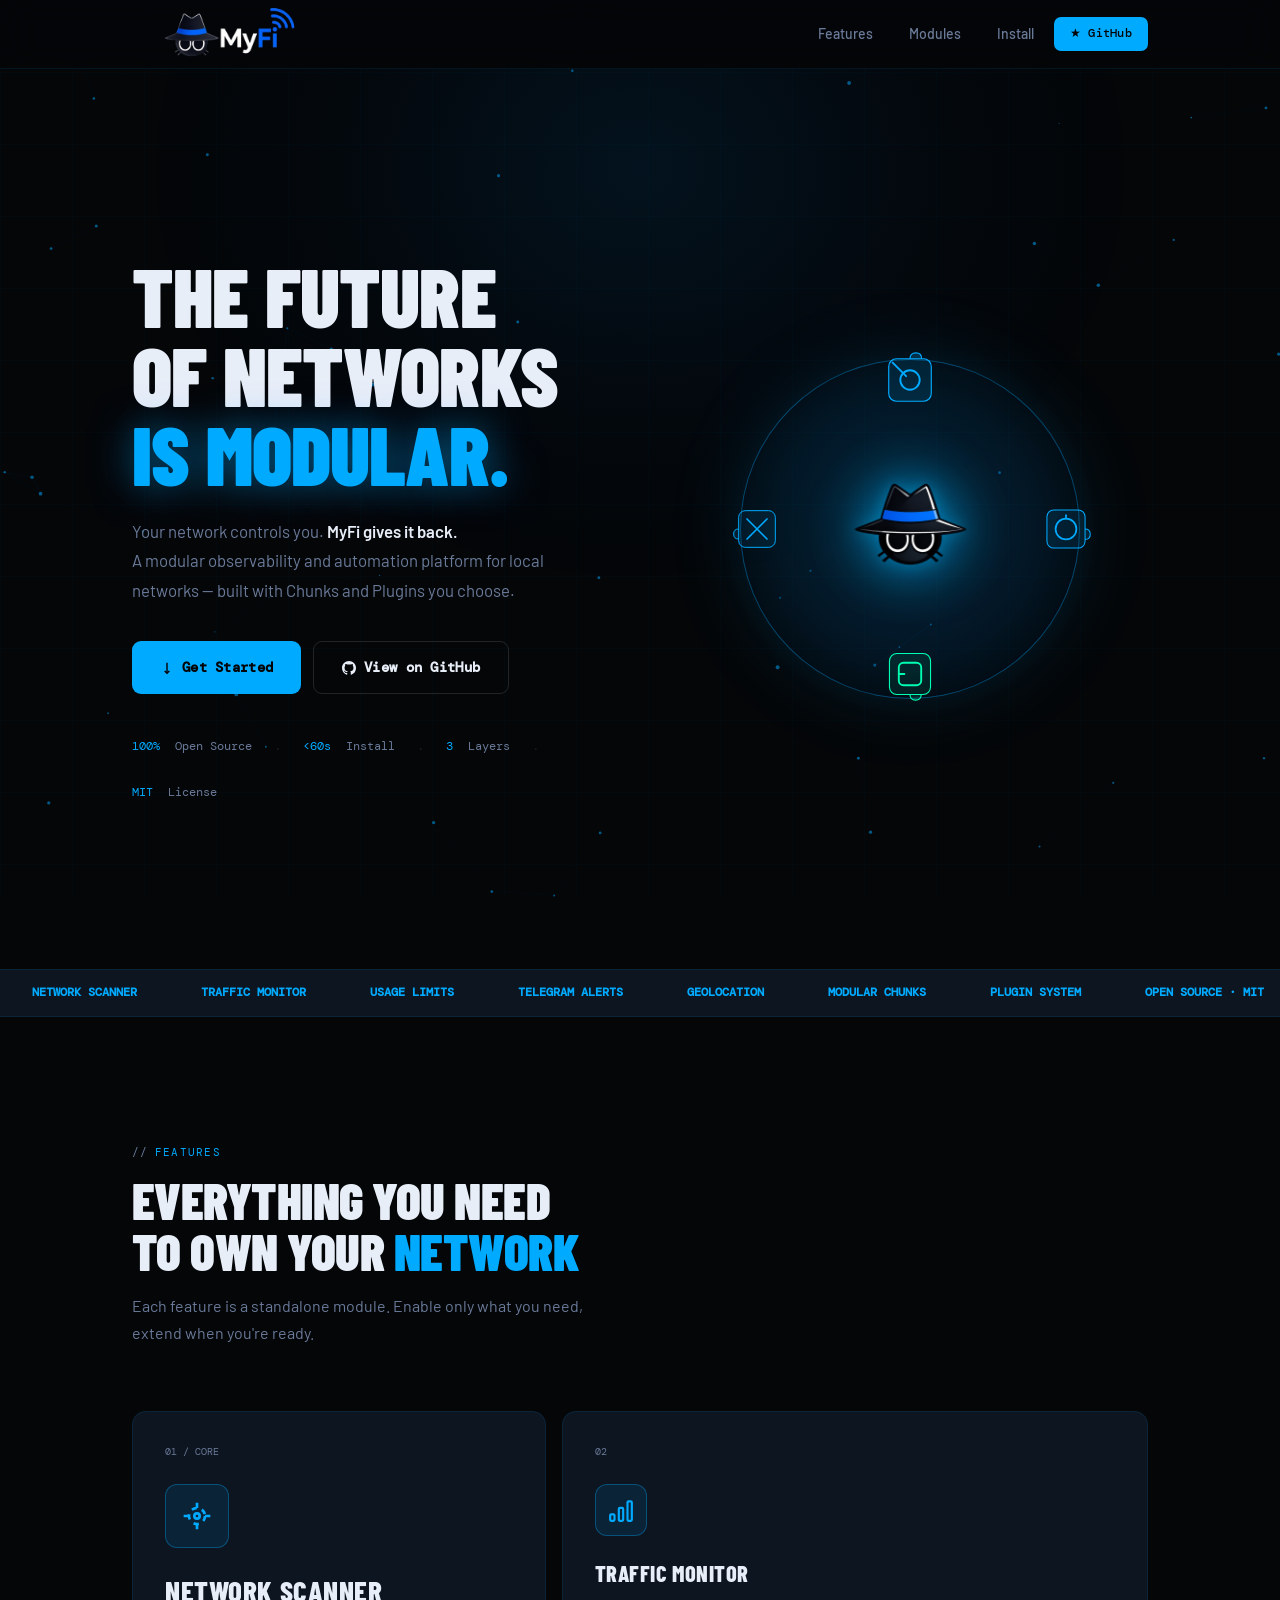
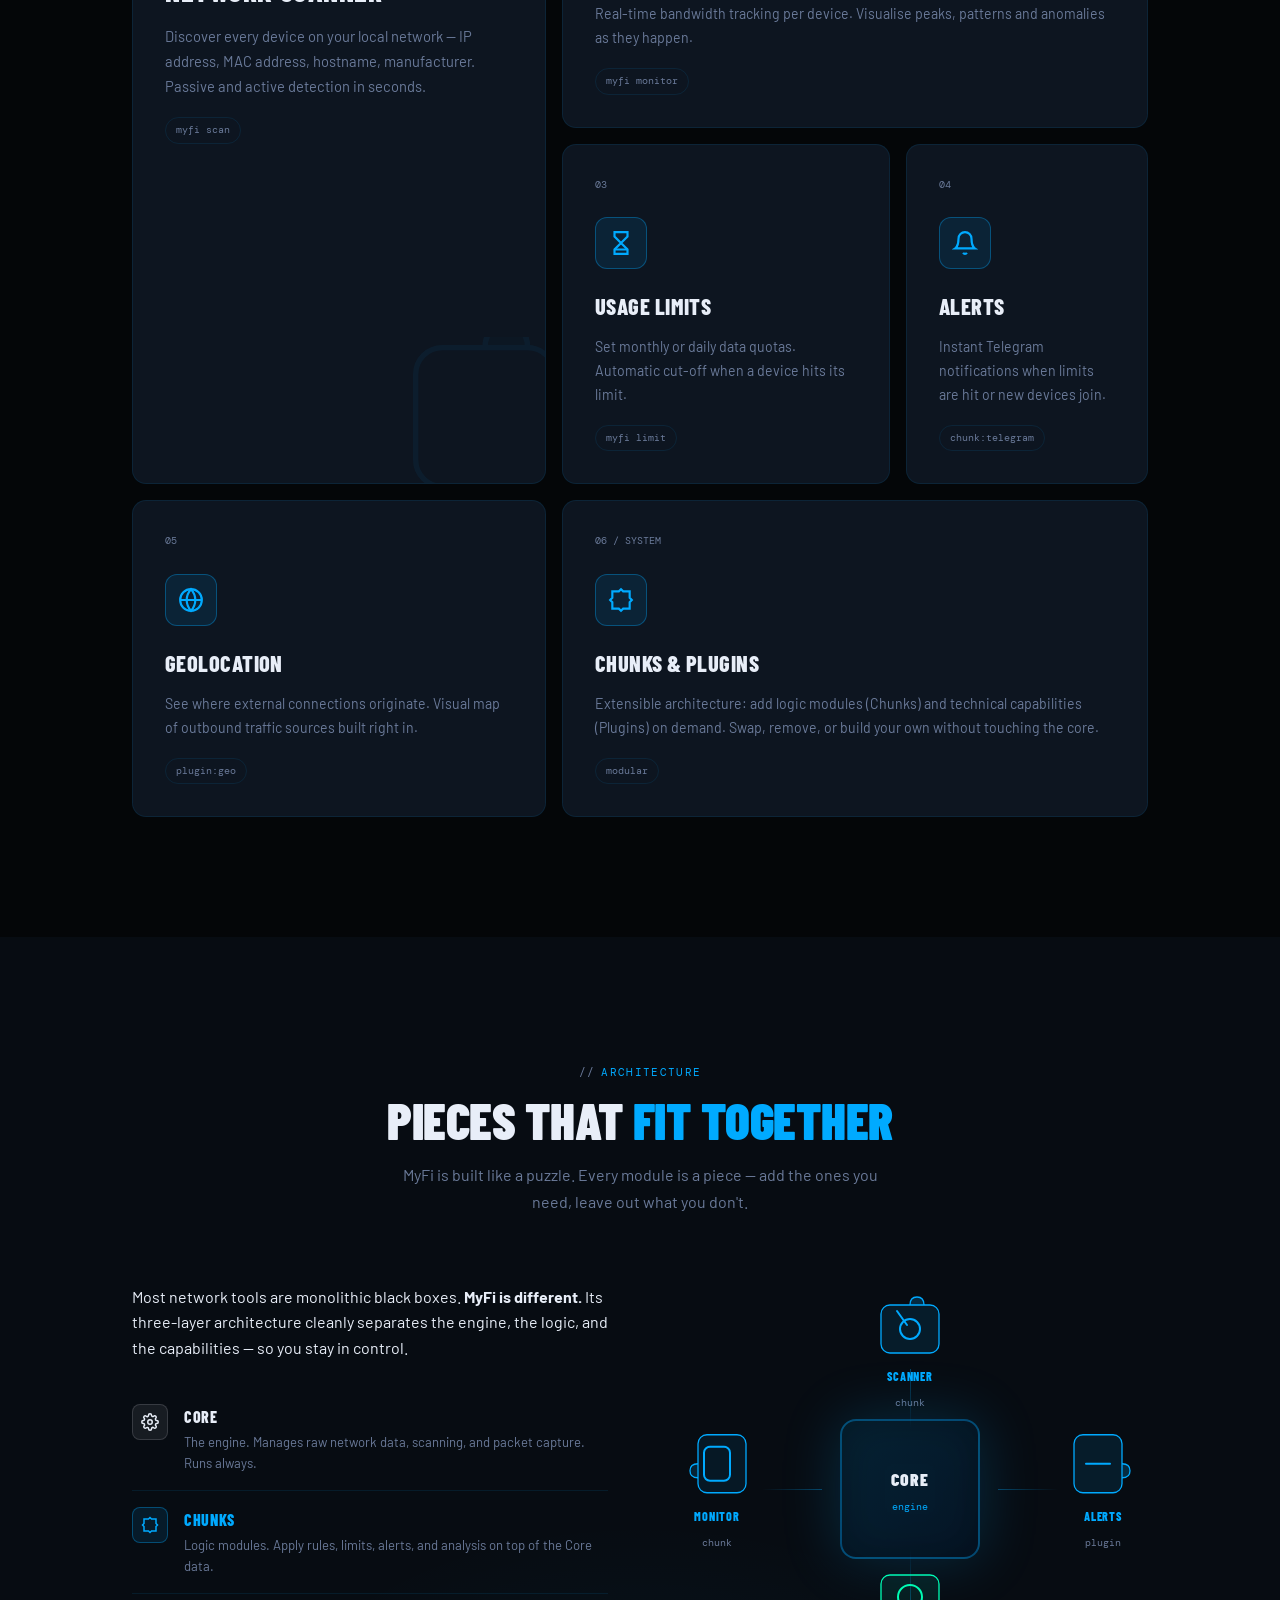
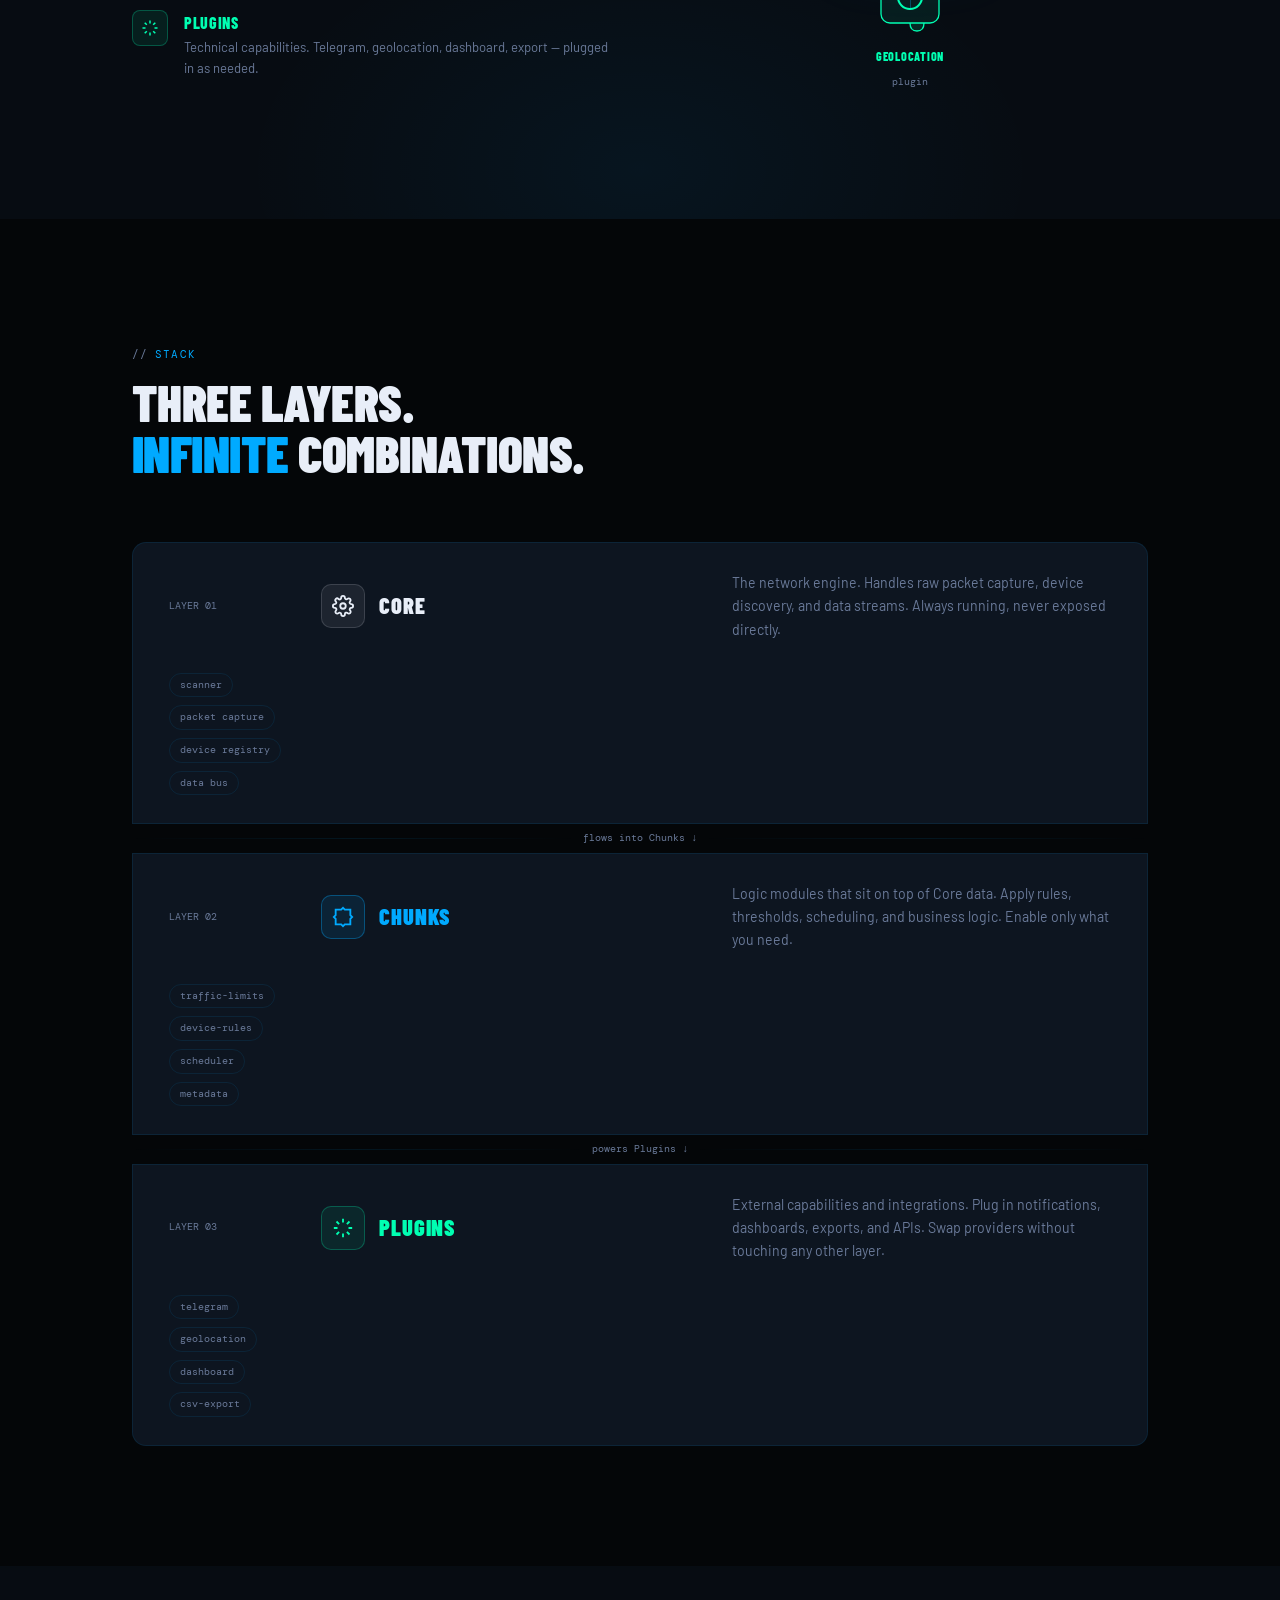
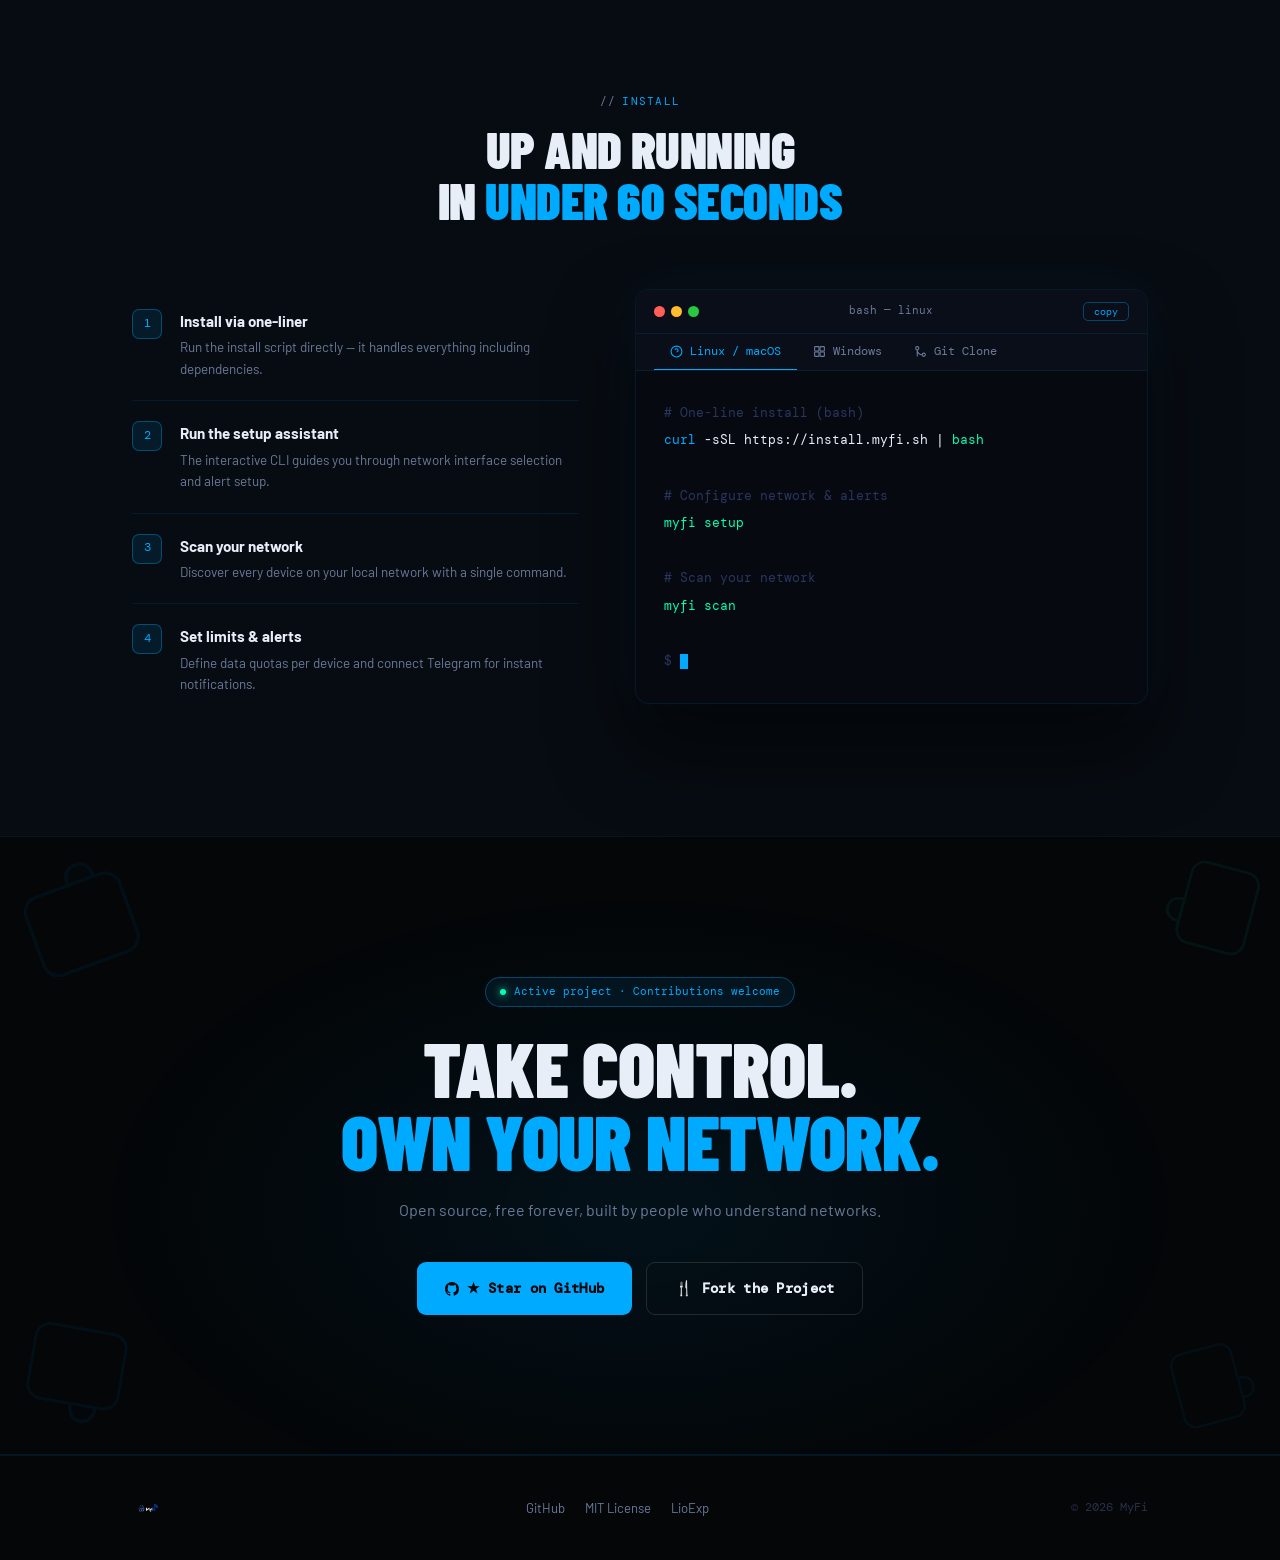
<file: docs/index.html>
<!DOCTYPE html>
<html lang="en">
<head>
<meta charset="UTF-8">
<meta name="viewport" content="width=device-width, initial-scale=1.0">
<title>MyFi — The Future of Networks is Modular</title>
<link rel="icon" href="assets/logo1.png" type="image/png">
<link rel="preconnect" href="https://fonts.googleapis.com">
<link href="https://fonts.googleapis.com/css2?family=Barlow+Condensed:wght@400;600;700;800;900&family=DM+Mono:wght@400;500&family=Barlow:wght@400;500;600&display=swap" rel="stylesheet">
<style>
:root {
  --bg: #040608;
  --bg2: #070c12;
  --panel: #0d1520;
  --panel2: #101a28;
  --cyan: #00AAFF;
  --cyan2: #00D4FF;
  --cyan-dim: rgba(0,170,255,0.1);
  --cyan-glow: rgba(0,170,255,0.4);
  --green: #00FFB2;
  --green-dim: rgba(0,255,178,0.08);
  --text: #E8EEF8;
  --muted: #6A7A99;
  --border: rgba(0,170,255,0.1);
  --border-bright: rgba(0,170,255,0.35);
  --r: 14px;
  --fh: 'Barlow Condensed', sans-serif;
  --fb: 'Barlow', sans-serif;
  --fm: 'DM Mono', monospace;
}

*, *::before, *::after { margin:0; padding:0; box-sizing:border-box; }
html { scroll-behavior: smooth; }

body {
  background: var(--bg);
  color: var(--text);
  font-family: var(--fb);
  line-height: 1.6;
  overflow-x: hidden;
}

#particles {
  position: fixed; inset: 0; z-index: 0;
  pointer-events: none;
}

.grid-overlay {
  position: fixed; inset: 0; z-index: 0;
  background-image:
    linear-gradient(rgba(0,170,255,0.025) 1px, transparent 1px),
    linear-gradient(90deg, rgba(0,170,255,0.025) 1px, transparent 1px);
  background-size: 72px 72px;
  pointer-events: none;
}

.container { max-width: 1080px; margin: 0 auto; padding: 0 32px; position: relative; z-index: 1; }

/* ── NAV ── */
nav {
  position: sticky; top: 0; z-index: 300;
  background: rgba(4,6,8,0.9);
  backdrop-filter: blur(24px) saturate(200%);
  border-bottom: 1px solid var(--border);
}
.nav-inner {
  display: flex; align-items: center; justify-content: space-between;
  height: 68px;
}
.logo { display: flex; align-items: center; gap: 12px; text-decoration: none; }
.logo-mark {
  display: flex; align-items: center; justify-content: center;
}
.logo-mark img {
  width: 200px; height: auto;
  object-fit: contain;
}
.logo-text { font-family: var(--fh); font-size: 1.5rem; font-weight: 900; letter-spacing: 0.02em; color: var(--text); }
.logo-text span { color: var(--cyan); }
.nav-links { display: flex; align-items: center; gap: 4px; }
.nav-links a {
  color: var(--muted); text-decoration: none; font-size: 0.88rem; font-weight: 500;
  padding: 7px 16px; border-radius: 7px;
  transition: color .2s, background .2s;
}
.nav-links a:hover { color: var(--text); background: rgba(255,255,255,0.04); }
.nav-cta {
  background: var(--cyan) !important; color: #020406 !important;
  font-family: var(--fm) !important; font-size: 0.78rem !important; font-weight: 500 !important;
  letter-spacing: 0.04em;
}
.nav-cta:hover { background: var(--cyan2) !important; box-shadow: 0 0 24px var(--cyan-glow) !important; }

/* ═══════ HERO ═══════ */
.hero {
  min-height: 100vh; display: flex; align-items: center;
  padding: 80px 0 60px; position: relative; overflow: hidden;
}
.hero-radial {
  position: absolute; top: -20%; left: 50%; transform: translateX(-50%);
  width: 1000px; height: 700px;
  background: radial-gradient(ellipse at 50% 40%, rgba(0,150,255,0.09) 0%, rgba(0,85,170,0.04) 40%, transparent 70%);
  pointer-events: none;
}
.hero-grid { display: grid; grid-template-columns: 1fr 1fr; gap: 64px; align-items: center; }

.hero-eyebrow {
  display: inline-flex; align-items: center; gap: 8px;
  background: rgba(0,170,255,0.08); border: 1px solid var(--border-bright);
  border-radius: 100px; padding: 5px 14px;
  font-family: var(--fm); font-size: 0.7rem; color: var(--cyan);
  margin-bottom: 28px;
  animation: fadeInDown .6s ease both;
}
.pulse-dot {
  width: 6px; height: 6px; border-radius: 50%;
  background: var(--green); box-shadow: 0 0 8px var(--green);
  animation: pulse 2s infinite;
}
@keyframes pulse { 0%,100%{opacity:1}50%{opacity:.3} }

.hero h1 {
  font-family: var(--fh); font-size: clamp(3.5rem, 6.5vw, 5.5rem);
  font-weight: 900; line-height: 0.95; letter-spacing: -0.01em;
  text-transform: uppercase; margin-bottom: 24px;
  animation: fadeInDown .6s .1s ease both;
}
.hero h1 .w1, .hero h1 .w2 { display: block; color: var(--text); }
.hero h1 .w3 { display: block; color: var(--cyan); text-shadow: 0 0 40px rgba(0,170,255,0.5); }

.hero-desc {
  font-size: 1.05rem; color: var(--muted); max-width: 440px;
  line-height: 1.75; margin-bottom: 36px;
  animation: fadeInDown .6s .2s ease both;
}
.hero-desc strong { color: var(--text); font-weight: 600; }

.hero-btns { display: flex; gap: 12px; flex-wrap: wrap; animation: fadeInDown .6s .3s ease both; }

.btn {
  display: inline-flex; align-items: center; gap: 8px;
  padding: 14px 28px; border-radius: 9px;
  text-decoration: none; font-weight: 600; font-size: 0.9rem;
  font-family: var(--fm); letter-spacing: 0.02em;
  transition: all .22s; cursor: pointer; border: none;
}
.btn-primary { background: var(--cyan); color: #020406; }
.btn-primary:hover { background: var(--cyan2); transform: translateY(-2px); box-shadow: 0 10px 36px var(--cyan-glow); }
.btn-outline { background: transparent; color: var(--text); border: 1px solid rgba(255,255,255,0.12); }
.btn-outline:hover { border-color: var(--border-bright); background: rgba(0,170,255,0.06); transform: translateY(-2px); }

.hero-metrics {
  display: flex; gap: 24px; margin-top: 40px; flex-wrap: wrap;
  animation: fadeInDown .6s .4s ease both;
}
.hm { display: flex; align-items: center; gap: 8px; font-family: var(--fm); font-size: 0.72rem; color: var(--muted); }
.hm-val { color: var(--cyan); }
.hm-sep { color: rgba(255,255,255,0.1); }

/* ── HERO RIGHT — Real mascot ── */
.hero-right {
  position: relative; display: flex; align-items: center; justify-content: center;
  animation: fadeInUp .8s .3s ease both;
}
.mascot-ring { position: relative; width: 340px; height: 340px; }
.mascot-glow {
  position: absolute; inset: -40px;
  background: radial-gradient(circle, rgba(0,170,255,0.18) 0%, transparent 65%);
  border-radius: 50%; animation: breathe 4s ease-in-out infinite;
}
@keyframes breathe { 0%,100%{transform:scale(1);opacity:.6}50%{transform:scale(1.1);opacity:1} }
.mascot-circle {
  width: 340px; height: 340px; border-radius: 50%;
  background: linear-gradient(145deg, rgba(0,170,255,0.07), rgba(0,50,100,0.18));
  border: 1px solid var(--border-bright);
  display: flex; align-items: center; justify-content: center;
  position: relative;
  box-shadow: 0 0 80px rgba(0,170,255,0.12), inset 0 0 60px rgba(0,0,0,0.4);
}

/* ── Real mascot image ── */
.mascot-img {
  width: 230px; height: 230px;
  object-fit: contain;
  /* Preserve the cyan glow aesthetic from the brand */
  filter: drop-shadow(0 0 28px rgba(0,170,255,0.7)) drop-shadow(0 0 8px rgba(0,200,255,0.4));
  position: relative; z-index: 2;
}

/* Orbiting puzzle pieces */
.orbit-piece { position: absolute; animation: orbit linear infinite; }
.op1 { width: 58px; top: -8px; left: 50%; margin-left: -29px; animation-duration: 18s; transform-origin: 29px 178px; }
.op2 { width: 52px; top: 50%; right: -12px; margin-top: -26px; animation-duration: 22s; animation-delay: -6s; transform-origin: -158px 26px; }
.op3 { width: 56px; bottom: -10px; left: 50%; margin-left: -28px; animation-duration: 20s; animation-delay: -12s; transform-origin: 28px -160px; }
.op4 { width: 50px; top: 50%; left: -8px; margin-top: -25px; animation-duration: 24s; animation-delay: -4s; transform-origin: 183px 25px; }
@keyframes orbit { from{transform:rotate(0deg)}to{transform:rotate(360deg)} }

/* ═══════ TICKER ═══════ */
.ticker {
  background: var(--panel); border-top: 1px solid var(--border); border-bottom: 1px solid var(--border);
  padding: 14px 0; overflow: hidden; position: relative; z-index: 1;
}
.ticker-inner { display: flex; white-space: nowrap; animation: tickerMove 30s linear infinite; }
.ticker-item { display: inline-flex; align-items: center; gap: 10px; font-family: var(--fm); font-size: 0.72rem; color: var(--muted); padding: 0 32px; }
.ticker-item strong { color: var(--cyan); }
.ticker-dot { width: 4px; height: 4px; background: var(--border-bright); border-radius: 50%; }
@keyframes tickerMove { from{transform:translateX(0)}to{transform:translateX(-50%)} }

/* ═══════ SECTION COMMON ═══════ */
.section-tag { display: inline-flex; align-items: center; gap: 6px; font-family: var(--fm); font-size: 0.68rem; color: var(--cyan); text-transform: uppercase; letter-spacing: 0.12em; margin-bottom: 12px; }
.section-tag::before { content:'//'; color: var(--muted); }
.section-title { font-family: var(--fh); font-size: clamp(2.4rem,4vw,3.6rem); font-weight: 900; text-transform: uppercase; letter-spacing: -0.01em; line-height: 1; color: var(--text); margin-bottom: 16px; }
.section-title em { color: var(--cyan); font-style: normal; }
.section-sub { color: var(--muted); font-size: 1rem; max-width: 480px; line-height: 1.7; }

/* ═══════ FEATURES BENTO ═══════ */
.features { padding: 120px 0; }
.section-header { margin-bottom: 64px; }
.bento { display: grid; grid-template-columns: repeat(12, 1fr); gap: 16px; }
.bento-card {
  background: var(--panel); border: 1px solid var(--border); border-radius: var(--r);
  padding: 32px; position: relative; overflow: hidden;
  transition: border-color .3s, transform .3s, box-shadow .3s;
}
.bento-card::after { content:''; position: absolute; inset:0; background: linear-gradient(135deg, rgba(0,170,255,0.04), transparent); opacity:0; transition: opacity .3s; }
.bento-card:hover { border-color: var(--border-bright); transform: translateY(-3px); box-shadow: 0 20px 60px rgba(0,0,0,0.4), 0 0 40px rgba(0,170,255,0.05); }
.bento-card:hover::after { opacity:1; }
.bc-1 { grid-column: span 5; grid-row: span 2; }
.bc-2 { grid-column: span 7; }
.bc-3 { grid-column: span 4; }
.bc-4 { grid-column: span 3; }
.bc-5 { grid-column: span 5; }
.bc-6 { grid-column: span 7; }
.bento-num { font-family: var(--fm); font-size: 0.65rem; color: var(--muted); margin-bottom: 24px; display: block; }
.bento-icon { width: 52px; height: 52px; border-radius: 12px; background: var(--cyan-dim); border: 1px solid var(--border-bright); display: flex; align-items: center; justify-content: center; margin-bottom: 20px; color: var(--cyan); }
.bento-icon svg { width: 26px; height: 26px; }
.bento-card h3 { font-family: var(--fh); font-size: 1.4rem; font-weight: 800; text-transform: uppercase; letter-spacing: 0.02em; color: var(--text); margin-bottom: 10px; }
.bento-card p { font-size: 0.88rem; color: var(--muted); line-height: 1.7; }
.bento-tag { display: inline-block; margin-top: 18px; font-family: var(--fm); font-size: 0.65rem; padding: 4px 10px; border-radius: 100px; border: 1px solid var(--border); color: var(--muted); }
.bc-1 .bento-icon { width: 64px; height: 64px; }
.bc-1 .bento-icon svg { width: 32px; height: 32px; }
.bc-1 h3 { font-size: 1.8rem; }
.bc-1 p { font-size: 0.92rem; }
.bento-puzzle-bg { position: absolute; right: -20px; bottom: -20px; opacity: 0.06; pointer-events: none; }

/* ═══════ MODULES / PUZZLE ═══════ */
.modules { padding: 120px 0; background: var(--bg2); position: relative; overflow: hidden; }
.modules-bg-glow { position: absolute; bottom: -200px; left: 50%; transform: translateX(-50%); width: 800px; height: 500px; background: radial-gradient(ellipse, rgba(0,170,255,0.06), transparent 70%); pointer-events: none; }
.modules-grid { display: grid; grid-template-columns: 1fr 1fr; gap: 64px; align-items: center; margin-top: 64px; }
.mod-item { display: flex; align-items: flex-start; gap: 16px; padding: 16px 0; border-bottom: 1px solid var(--border); }
.mod-item:last-child { border-bottom: none; }
.mod-icon { width: 36px; height: 36px; border-radius: 8px; flex-shrink: 0; display: flex; align-items: center; justify-content: center; }
.mod-icon svg { width: 18px; height: 18px; }
.mod-icon.core { background: rgba(238,240,248,0.07); border: 1px solid rgba(238,240,248,0.15); color: var(--text); }
.mod-icon.chunk { background: var(--cyan-dim); border: 1px solid var(--border-bright); color: var(--cyan); }
.mod-icon.plugin { background: var(--green-dim); border: 1px solid rgba(0,255,178,0.25); color: var(--green); }
.mod-name { font-family: var(--fh); font-size: 1rem; font-weight: 800; text-transform: uppercase; letter-spacing: 0.04em; margin-bottom: 2px; }
.mod-name.core { color: var(--text); }
.mod-name.chunk { color: var(--cyan); }
.mod-name.plugin { color: var(--green); }
.mod-desc { font-size: 0.82rem; color: var(--muted); }
.modules-text p { color: var(--muted); font-size: 0.95rem; line-height: 1.8; margin-bottom: 16px; }

/* PUZZLE VISUAL */
.puzzle-visual { position: relative; display: flex; align-items: center; justify-content: center; height: 420px; }
.puzzle-center { position: relative; z-index: 10; }
.pz-core { width: 140px; height: 140px; background: linear-gradient(135deg, rgba(0,170,255,0.15), rgba(0,50,100,0.25)); border: 2px solid var(--border-bright); border-radius: 16px; display: flex; flex-direction: column; align-items: center; justify-content: center; gap: 6px; box-shadow: 0 0 60px rgba(0,170,255,0.2), inset 0 0 40px rgba(0,0,0,0.3); }
.pz-core-label { font-family: var(--fh); font-size: 1.1rem; font-weight: 900; text-transform: uppercase; letter-spacing: 0.06em; color: var(--text); }
.pz-core-sub { font-family: var(--fm); font-size: 0.6rem; color: var(--cyan); }

/* Real logo inside puzzle core */
.pz-core-img {
  width: 48px; height: 48px; object-fit: contain;
  filter: drop-shadow(0 0 10px rgba(0,170,255,0.6));
}

.pz-piece { position: absolute; display: flex; flex-direction: column; align-items: center; gap: 8px; text-align: center; }
.pz-piece-label { font-family: var(--fh); font-size: 0.75rem; font-weight: 800; text-transform: uppercase; letter-spacing: 0.06em; white-space: nowrap; }
.pz-piece-sub { font-family: var(--fm); font-size: 0.6rem; color: var(--muted); }
.pz-top    { top: 10px; left: 50%; transform: translateX(-50%); }
.pz-right  { right: 10px; top: 50%; transform: translateY(-50%); }
.pz-bottom { bottom: 10px; left: 50%; transform: translateX(-50%); }
.pz-left   { left: 10px; top: 50%; transform: translateY(-50%); }
.pz-line { position: absolute; background: linear-gradient(var(--border-bright), transparent); width: 1px; pointer-events: none; }
.pz-line-top    { height: 60px; top: 90px; left: 50%; }
.pz-line-bottom { height: 60px; bottom: 90px; left: 50%; transform: scaleY(-1); }
.pz-line-left   { width: 60px; height: 1px; top: 50%; left: 90px; background: linear-gradient(90deg, transparent, var(--border-bright)); }
.pz-line-right  { width: 60px; height: 1px; top: 50%; right: 90px; background: linear-gradient(270deg, transparent, var(--border-bright)); }

/* ═══════ ARCH ═══════ */
.arch { padding: 120px 0; }
.arch-layers { margin-top: 64px; display: flex; flex-direction: column; }
.arch-layer { display: grid; grid-template-columns: 120px 1fr 1fr; gap: 32px; align-items: center; padding: 28px 36px; border: 1px solid var(--border); position: relative; background: var(--panel); transition: border-color .3s, background .3s; cursor: default; }
.arch-layer:first-child { border-radius: var(--r) var(--r) 0 0; }
.arch-layer:last-child  { border-radius: 0 0 var(--r) var(--r); }
.arch-layer + .arch-layer { border-top: none; }
.arch-layer:hover { border-color: var(--border-bright); background: var(--panel2); }
.arch-layer-num { font-family: var(--fm); font-size: 0.65rem; color: var(--muted); }
.arch-layer-head { display: flex; align-items: center; gap: 14px; }
.arch-layer-ico { width: 44px; height: 44px; border-radius: 10px; flex-shrink: 0; display: flex; align-items: center; justify-content: center; }
.arch-layer-ico svg { width: 22px; height: 22px; }
.al-core .arch-layer-ico { background: rgba(238,240,248,0.07); border: 1px solid rgba(238,240,248,0.15); color: var(--text); }
.al-chunk .arch-layer-ico { background: var(--cyan-dim); border: 1px solid var(--border-bright); color: var(--cyan); }
.al-plugin .arch-layer-ico { background: var(--green-dim); border: 1px solid rgba(0,255,178,0.25); color: var(--green); }
.arch-layer-name { font-family: var(--fh); font-size: 1.4rem; font-weight: 900; text-transform: uppercase; letter-spacing: 0.04em; }
.al-core .arch-layer-name { color: var(--text); }
.al-chunk .arch-layer-name { color: var(--cyan); }
.al-plugin .arch-layer-name { color: var(--green); }
.arch-layer-desc { font-size: 0.88rem; color: var(--muted); line-height: 1.65; }
.arch-tags { display: flex; gap: 8px; flex-wrap: wrap; }
.arch-tag { font-family: var(--fm); font-size: 0.65rem; padding: 3px 10px; border-radius: 100px; border: 1px solid var(--border); color: var(--muted); transition: border-color .2s, color .2s; }
.al-core:hover  .arch-tag { border-color: rgba(238,240,248,0.2); color: var(--text); }
.al-chunk:hover .arch-tag { border-color: var(--border-bright); color: var(--cyan); }
.al-plugin:hover .arch-tag { border-color: rgba(0,255,178,0.3); color: var(--green); }
.arch-arrow { text-align: center; padding: 6px 0; font-family: var(--fm); font-size: 0.65rem; color: var(--muted); display: flex; align-items: center; justify-content: center; gap: 8px; }
.arch-arrow::before, .arch-arrow::after { content:''; flex:1; height:1px; background: linear-gradient(90deg, transparent, var(--border), transparent); }

/* ═══════ INSTALL ═══════ */
.install { padding: 120px 0; background: var(--bg2); }
.install-layout { display: grid; grid-template-columns: 1fr 1.15fr; gap: 56px; align-items: start; margin-top: 64px; }
.i-step { display: flex; gap: 18px; padding: 20px 0; border-bottom: 1px solid var(--border); align-items: flex-start; }
.i-step:last-child { border-bottom: none; }
.i-num { width: 30px; height: 30px; border-radius: 7px; flex-shrink: 0; background: var(--cyan-dim); border: 1px solid var(--border-bright); display: flex; align-items: center; justify-content: center; font-family: var(--fm); font-size: 0.72rem; color: var(--cyan); }
.i-step h4 { font-weight: 700; margin-bottom: 4px; font-size: 0.95rem; }
.i-step p { font-size: 0.84rem; color: var(--muted); }
.i-step code { font-family: var(--fm); color: var(--cyan); font-size: 0.8em; }

/* Terminal card */
.terminal-card { background: #06090f; border: 1px solid var(--border); border-radius: 14px; overflow: hidden; box-shadow: 0 40px 80px rgba(0,0,0,0.6), 0 0 60px rgba(0,170,255,0.06); }
.terminal-topbar { background: #0a0e18; padding: 12px 18px; display: flex; align-items: center; justify-content: space-between; border-bottom: 1px solid var(--border); }
.t-dots { display: flex; gap: 6px; }
.t-dot { width: 11px; height: 11px; border-radius: 50%; }
.t-dot.r { background: #FF5F57; }
.t-dot.y { background: #FFBD2E; }
.t-dot.g { background: #28C840; }
.t-title { font-family: var(--fm); font-size: 0.7rem; color: var(--muted); }
.t-copy-btn { font-family: var(--fm); font-size: 0.65rem; color: var(--cyan); background: none; border: 1px solid var(--border-bright); padding: 2px 10px; border-radius: 5px; cursor: pointer; transition: background .2s; }
.t-copy-btn:hover { background: var(--cyan-dim); }
.terminal-body { padding: 28px; font-family: var(--fm); font-size: 0.82rem; line-height: 2.1; display: none; }
.terminal-body.active { display: block; }
.t-cmd { color: var(--cyan); }
.t-ok { color: var(--green); }
.t-warn { color: #FFB400; }
.t-ps { color: #7B9FFF; }
.t-cursor { display: inline-block; width: 8px; height: 15px; background: var(--cyan); vertical-align: middle; animation: blink 1.1s step-end infinite; }
@keyframes blink { 0%,100%{opacity:1}50%{opacity:0} }

/* OS Tab switcher */
.os-tabs {
  display: flex; gap: 0;
  border-bottom: 1px solid var(--border);
  background: #0a0e18;
  padding: 0 18px;
  overflow-x: auto;
}
.os-tab {
  display: flex; align-items: center; gap: 7px;
  font-family: var(--fm); font-size: 0.72rem; color: var(--muted);
  padding: 10px 16px; cursor: pointer;
  border-bottom: 2px solid transparent;
  transition: color .2s, border-color .2s;
  white-space: nowrap; background: none; border-top: none; border-left: none; border-right: none;
  margin-bottom: -1px;
}
.os-tab:hover { color: var(--text); }
.os-tab.active { color: var(--cyan); border-bottom-color: var(--cyan); }
.os-tab svg { width: 13px; height: 13px; flex-shrink: 0; }

/* ═══════ CTA ═══════ */
.cta-section { padding: 140px 0; text-align: center; position: relative; overflow: hidden; }
.cta-bg { position: absolute; inset: 0; background: radial-gradient(ellipse at 50% 60%, rgba(0,170,255,0.07) 0%, transparent 60%); pointer-events: none; }
.cta-border { position: absolute; inset: 0; border-top: 1px solid var(--border); border-bottom: 1px solid var(--border); }
.cta-content { position: relative; z-index: 2; }
.cta-eyebrow { display: inline-flex; align-items: center; gap: 8px; background: rgba(0,170,255,0.08); border: 1px solid var(--border-bright); border-radius: 100px; padding: 5px 14px; font-family: var(--fm); font-size: 0.7rem; color: var(--cyan); margin-bottom: 24px; }
.cta-section h2 { font-family: var(--fh); font-size: clamp(3rem, 6vw, 5rem); font-weight: 900; text-transform: uppercase; letter-spacing: -0.01em; line-height: 0.95; margin-bottom: 20px; color: var(--text); }
.cta-section h2 em { color: var(--cyan); font-style: normal; display: block; }
.cta-section p { color: var(--muted); font-size: 1rem; margin-bottom: 40px; }
.cta-btns { display: flex; gap: 14px; justify-content: center; flex-wrap: wrap; }
.cta-pz { position: absolute; opacity: 0.06; pointer-events: none; }
.cta-pz-tl { top: 20px; left: 20px; transform: rotate(-20deg); }
.cta-pz-tr { top: 20px; right: 20px; transform: rotate(15deg) scaleX(-1); }
.cta-pz-bl { bottom: 20px; left: 20px; transform: rotate(10deg); }
.cta-pz-br { bottom: 20px; right: 20px; transform: rotate(-15deg) scaleX(-1); }

/* ═══════ FOOTER ═══════ */
footer { padding: 36px 0; border-top: 1px solid var(--border); position: relative; z-index: 1; }
.footer-inner { display: flex; align-items: center; justify-content: space-between; flex-wrap: wrap; gap: 16px; }
.footer-logo { display: flex; align-items: center; gap: 10px; text-decoration: none; }
.footer-logo .logo-mark img { width: 32px; height: 32px; }
.footer-logo-text { font-family: var(--fh); font-size: 1.1rem; font-weight: 900; color: var(--muted); }
.footer-logo-text span { color: var(--cyan); }
.footer-links { display: flex; gap: 20px; }
.footer-links a { font-size: 0.82rem; color: var(--muted); text-decoration: none; transition: color .2s; }
.footer-links a:hover { color: var(--text); }
.footer-copy { font-family: var(--fm); font-size: 0.72rem; color: #2A3048; }

/* ═══════ ANIMATIONS ═══════ */
@keyframes fadeInDown { from{opacity:0;transform:translateY(-20px)}to{opacity:1;transform:translateY(0)} }
@keyframes fadeInUp   { from{opacity:0;transform:translateY(30px)} to{opacity:1;transform:translateY(0)} }
.reveal { opacity:0; transform:translateY(28px); transition: opacity .7s ease, transform .7s ease; }
.reveal.in { opacity:1; transform:translateY(0); }
.reveal-d1 { transition-delay: .1s; }
.reveal-d2 { transition-delay: .2s; }

/* ═══════ RESPONSIVE ═══════ */
@media (max-width: 900px) {
  .hero-grid { grid-template-columns: 1fr; text-align: center; }
  .hero-right { display: none; }
  .hero-desc { margin: 0 auto 36px; }
  .hero-btns, .hero-metrics { justify-content: center; }
  .bento { grid-template-columns: 1fr 1fr; }
  .bc-1,.bc-2,.bc-3,.bc-4,.bc-5,.bc-6 { grid-column: span 2; grid-row: span 1; }
  .modules-grid { grid-template-columns: 1fr; }
  .puzzle-visual { display: none; }
  .install-layout { grid-template-columns: 1fr; }
  .arch-layer { grid-template-columns: 1fr; gap: 16px; }
  .arch-layer-num { display: none; }
}
@media (max-width: 600px) {
  .bento { grid-template-columns: 1fr; }
  .bc-1,.bc-2,.bc-3,.bc-4,.bc-5,.bc-6 { grid-column: span 1; }
  .nav-links a:not(.nav-cta) { display: none; }
  .ticker { display: none; }
}
</style>
</head>
<body>

<canvas id="particles"></canvas>
<div class="grid-overlay"></div>

<!-- NAV -->
<nav>
  <div class="container">
    <div class="nav-inner">
      <a href="#" class="logo">
        <div class="logo-mark">
          <!-- ✅ Real logo from assets/logo.png -->
          <img src="assets/logo.png" alt="MyFi logo">
        </div>
      </a>
      <div class="nav-links">
        <a href="#features">Features</a>
        <a href="#modules">Modules</a>
        <a href="#install">Install</a>
        <a href="https://github.com/lioexp/myfi" target="_blank" class="nav-cta btn">★ GitHub</a>
      </div>
    </div>
  </div>
</nav>

<!-- HERO -->
<section class="hero">
  <div class="hero-radial"></div>
  <div class="container">
    <div class="hero-grid">
      <div>
        <h1>
          <span class="w1">The Future</span>
          <span class="w2">of Networks</span>
          <span class="w3">is Modular.</span>
        </h1>
        <p class="hero-desc">Your network controls you. <strong>MyFi gives it back.</strong><br>A modular observability and automation platform for local networks — built with Chunks and Plugins you choose.</p>
        <div class="hero-btns">
          <a href="#install" class="btn btn-primary">
            <svg width="14" height="14" viewBox="0 0 24 24" fill="none" stroke="currentColor" stroke-width="2.5"><polyline points="8 17 12 21 16 17"/><line x1="12" y1="3" x2="12" y2="21"/></svg>
            Get Started
          </a>
          <a href="https://github.com/lioexp/myfi" class="btn btn-outline" target="_blank">
            <svg width="14" height="14" viewBox="0 0 24 24" fill="currentColor"><path d="M12 0C5.37 0 0 5.37 0 12c0 5.31 3.435 9.795 8.205 11.385.6.105.825-.255.825-.57 0-.285-.015-1.23-.015-2.235-3.015.555-3.795-.735-4.035-1.41-.135-.345-.72-1.41-1.23-1.695-.42-.225-1.02-.78-.015-.795.945-.015 1.62.87 1.845 1.23 1.08 1.815 2.805 1.305 3.495.99.105-.78.42-1.305.765-1.605-2.67-.3-5.46-1.335-5.46-5.925 0-1.305.465-2.385 1.23-3.225-.12-.3-.54-1.53.12-3.18 0 0 1.005-.315 3.3 1.23.96-.27 1.98-.405 3-.405s2.04.135 3 .405c2.295-1.56 3.3-1.23 3.3-1.23.66 1.65.24 2.88.12 3.18.765.84 1.23 1.905 1.23 3.225 0 4.605-2.805 5.625-5.475 5.925.435.375.81 1.095.81 2.22 0 1.605-.015 2.895-.015 3.3 0 .315.225.69.825.57A12.02 12.02 0 0 0 24 12c0-6.63-5.37-12-12-12z"/></svg>
            View on GitHub
          </a>
        </div>
        <div class="hero-metrics">
          <div class="hm"><span class="hm-val">100%</span>&nbsp;Open Source</div>
          <div class="hm-sep">·</div>
          <div class="hm"><span class="hm-val">&lt;60s</span>&nbsp;Install</div>
          <div class="hm-sep">·</div>
          <div class="hm"><span class="hm-val">3</span>&nbsp;Layers</div>
          <div class="hm-sep">·</div>
          <div class="hm"><span class="hm-val">MIT</span>&nbsp;License</div>
        </div>
      </div>

      <!-- HERO RIGHT — Real mascot + orbiting puzzle pieces -->
      <div class="hero-right">
        <div class="mascot-ring">
          <div class="mascot-glow"></div>
          <div class="mascot-circle">
            <!-- ✅ Real mascot from assets/logo1.png -->
            <img src="assets/logo1.png" alt="MyFi mascot" class="mascot-img">
          </div>

          <!-- Orbiting puzzle pieces (unchanged) -->
          <div class="orbit-piece op1">
            <svg width="58" height="58" viewBox="0 0 60 60" fill="none">
              <rect x="8" y="8" width="44" height="44" rx="8" fill="rgba(0,170,255,0.12)" stroke="#00AAFF" stroke-width="1.2"/>
              <path d="M30 8 Q30 2 36 2 Q42 2 42 8" stroke="#00AAFF" stroke-width="1.2" fill="rgba(0,170,255,0.2)"/>
              <circle cx="30" cy="30" r="10" fill="none" stroke="#00AAFF" stroke-width="2"/>
              <path d="M12 12 L26 26" stroke="#00AAFF" stroke-width="2" stroke-linecap="round"/>
            </svg>
          </div>
          <div class="orbit-piece op2">
            <svg width="52" height="52" viewBox="0 0 60 60" fill="none">
              <rect x="8" y="8" width="44" height="44" rx="8" fill="rgba(0,170,255,0.1)" stroke="#00AAFF" stroke-width="1.2"/>
              <path d="M52 30 Q58 30 58 36 Q58 42 52 42" stroke="#00AAFF" stroke-width="1.2" fill="rgba(0,170,255,0.15)"/>
              <circle cx="30" cy="30" r="12" fill="none" stroke="#00AAFF" stroke-width="2"/>
              <path d="M30 14 L30 18" stroke="#00AAFF" stroke-width="2" stroke-linecap="round"/>
            </svg>
          </div>
          <div class="orbit-piece op3">
            <svg width="56" height="56" viewBox="0 0 60 60" fill="none">
              <rect x="8" y="8" width="44" height="44" rx="8" fill="rgba(0,255,178,0.08)" stroke="#00FFB2" stroke-width="1.2"/>
              <path d="M30 52 Q30 58 36 58 Q42 58 42 52" stroke="#00FFB2" stroke-width="1.2" fill="rgba(0,255,178,0.12)"/>
              <rect x="18" y="18" width="24" height="24" rx="5" fill="none" stroke="#00FFB2" stroke-width="2"/>
              <path d="M18 30 L24 30" stroke="#00FFB2" stroke-width="2" stroke-linecap="round"/>
            </svg>
          </div>
          <div class="orbit-piece op4">
            <svg width="50" height="50" viewBox="0 0 60 60" fill="none">
              <rect x="8" y="8" width="44" height="44" rx="8" fill="rgba(0,170,255,0.08)" stroke="#00AAFF" stroke-width="1.2"/>
              <path d="M8 30 Q2 30 2 36 Q2 42 8 42" stroke="#00AAFF" stroke-width="1.2" fill="rgba(0,170,255,0.1)"/>
              <path d="M18 18 L42 42" stroke="#00AAFF" stroke-width="2" stroke-linecap="round"/>
              <path d="M42 18 L18 42" stroke="#00AAFF" stroke-width="2" stroke-linecap="round"/>
            </svg>
          </div>
        </div>
      </div>

    </div>
  </div>
</section>

<!-- TICKER -->
<div class="ticker">
  <div class="ticker-inner">
    <span class="ticker-item"><strong>NETWORK SCANNER</strong></span><span class="ticker-dot"></span>
    <span class="ticker-item"><strong>TRAFFIC MONITOR</strong></span><span class="ticker-dot"></span>
    <span class="ticker-item"><strong>USAGE LIMITS</strong></span><span class="ticker-dot"></span>
    <span class="ticker-item"><strong>TELEGRAM ALERTS</strong></span><span class="ticker-dot"></span>
    <span class="ticker-item"><strong>GEOLOCATION</strong></span><span class="ticker-dot"></span>
    <span class="ticker-item"><strong>MODULAR CHUNKS</strong></span><span class="ticker-dot"></span>
    <span class="ticker-item"><strong>PLUGIN SYSTEM</strong></span><span class="ticker-dot"></span>
    <span class="ticker-item"><strong>OPEN SOURCE · MIT</strong></span><span class="ticker-dot"></span>
    <span class="ticker-item"><strong>NETWORK SCANNER</strong></span><span class="ticker-dot"></span>
    <span class="ticker-item"><strong>TRAFFIC MONITOR</strong></span><span class="ticker-dot"></span>
    <span class="ticker-item"><strong>USAGE LIMITS</strong></span><span class="ticker-dot"></span>
    <span class="ticker-item"><strong>TELEGRAM ALERTS</strong></span><span class="ticker-dot"></span>
    <span class="ticker-item"><strong>GEOLOCATION</strong></span><span class="ticker-dot"></span>
    <span class="ticker-item"><strong>MODULAR CHUNKS</strong></span><span class="ticker-dot"></span>
    <span class="ticker-item"><strong>PLUGIN SYSTEM</strong></span><span class="ticker-dot"></span>
    <span class="ticker-item"><strong>OPEN SOURCE · MIT</strong></span><span class="ticker-dot"></span>
  </div>
</div>

<!-- FEATURES -->
<section class="features" id="features">
  <div class="container">
    <div class="section-header reveal">
      <div class="section-tag">Features</div>
      <h2 class="section-title">Everything you need<br>to own your <em>network</em></h2>
      <p class="section-sub">Each feature is a standalone module. Enable only what you need, extend when you're ready.</p>
    </div>
    <div class="bento reveal">
      <div class="bento-card bc-1">
        <span class="bento-num">01 / CORE</span>
        <div class="bento-icon"><svg viewBox="0 0 24 24" fill="none" stroke="currentColor" stroke-width="2"><circle cx="12" cy="12" r="2"/><circle cx="12" cy="12" r="6" stroke-dasharray="4 4"/><path d="M12 2v4m0 12v4M2 12h4m12 0h4"/></svg></div>
        <h3>Network Scanner</h3>
        <p>Discover every device on your local network — IP address, MAC address, hostname, manufacturer. Passive and active detection in seconds.</p>
        <span class="bento-tag">myfi scan</span>
        <div class="bento-puzzle-bg">
          <svg width="160" height="160" viewBox="0 0 60 60" fill="none">
            <rect x="4" y="4" width="52" height="52" rx="10" fill="none" stroke="#00AAFF" stroke-width="2"/>
            <path d="M30 4 Q30 -4 38 -4 Q46 -4 46 4" stroke="#00AAFF" stroke-width="2" fill="rgba(0,170,255,0.3)"/>
          </svg>
        </div>
      </div>
      <div class="bento-card bc-2">
        <span class="bento-num">02</span>
        <div class="bento-icon"><svg viewBox="0 0 24 24" fill="none" stroke="currentColor" stroke-width="2"><rect x="2" y="16" width="4" height="6" rx="1"/><rect x="10" y="10" width="4" height="12" rx="1"/><rect x="18" y="4" width="4" height="18" rx="1"/></svg></div>
        <h3>Traffic Monitor</h3>
        <p>Real-time bandwidth tracking per device. Visualise peaks, patterns and anomalies as they happen.</p>
        <span class="bento-tag">myfi monitor</span>
      </div>
      <div class="bento-card bc-3">
        <span class="bento-num">03</span>
        <div class="bento-icon"><svg viewBox="0 0 24 24" fill="none" stroke="currentColor" stroke-width="2"><path d="M6 2h12v4l-6 6 6 6v4H6v-4l6-6-6-6V2z"/><path d="M6 18h12"/></svg></div>
        <h3>Usage Limits</h3>
        <p>Set monthly or daily data quotas. Automatic cut-off when a device hits its limit.</p>
        <span class="bento-tag">myfi limit</span>
      </div>
      <div class="bento-card bc-4">
        <span class="bento-num">04</span>
        <div class="bento-icon"><svg viewBox="0 0 24 24" fill="none" stroke="currentColor" stroke-width="2"><path d="M18 8A6 6 0 0 0 6 8c0 7-3 9-3 9h18s-3-2-3-9"/><path d="M13.73 21a2 2 0 0 1-3.46 0"/></svg></div>
        <h3>Alerts</h3>
        <p>Instant Telegram notifications when limits are hit or new devices join.</p>
        <span class="bento-tag">chunk:telegram</span>
      </div>
      <div class="bento-card bc-5">
        <span class="bento-num">05</span>
        <div class="bento-icon"><svg viewBox="0 0 24 24" fill="none" stroke="currentColor" stroke-width="2"><circle cx="12" cy="12" r="10"/><path d="M2 12h20M12 2a15.3 15.3 0 0 0-4 10 15.3 15.3 0 0 0 4 10 15.3 15.3 0 0 0 4-10 15.3 15.3 0 0 0-4-10z"/></svg></div>
        <h3>Geolocation</h3>
        <p>See where external connections originate. Visual map of outbound traffic sources built right in.</p>
        <span class="bento-tag">plugin:geo</span>
      </div>
      <div class="bento-card bc-6">
        <span class="bento-num">06 / SYSTEM</span>
        <div class="bento-icon"><svg viewBox="0 0 24 24" fill="none" stroke="currentColor" stroke-width="2"><path d="M4 4h6l2-2 2 2h6v6l2 2-2 2v6h-6l-2 2-2-2H4v-6l-2-2 2-2V4z"/></svg></div>
        <h3>Chunks & Plugins</h3>
        <p>Extensible architecture: add logic modules (Chunks) and technical capabilities (Plugins) on demand. Swap, remove, or build your own without touching the core.</p>
        <span class="bento-tag">modular</span>
      </div>
    </div>
  </div>
</section>

<!-- MODULES / PUZZLE -->
<section class="modules" id="modules">
  <div class="modules-bg-glow"></div>
  <div class="container">
    <div class="section-header reveal" style="text-align:center;">
      <div class="section-tag" style="justify-content:center;">Architecture</div>
      <h2 class="section-title" style="text-align:center;">Pieces that <em>fit together</em></h2>
      <p class="section-sub" style="margin:0 auto;">MyFi is built like a puzzle. Every module is a piece — add the ones you need, leave out what you don't.</p>
    </div>
    <div class="modules-grid">
      <div class="reveal">
        <p>Most network tools are monolithic black boxes. <strong style="color:var(--text)">MyFi is different.</strong> Its three-layer architecture cleanly separates the engine, the logic, and the capabilities — so you stay in control.</p>
        <div style="margin-top:28px;">
          <div class="mod-item">
            <div class="mod-icon core"><svg viewBox="0 0 24 24" fill="none" stroke="currentColor" stroke-width="2"><circle cx="12" cy="12" r="3"/><path d="M19.4 15a1.65 1.65 0 0 0 .33 1.82l.06.06a2 2 0 1 1-2.83 2.83l-.06-.06a1.65 1.65 0 0 0-1.82-.33 1.65 1.65 0 0 0-1 1.51V21a2 2 0 0 1-4 0v-.09A1.65 1.65 0 0 0 9 19.4a1.65 1.65 0 0 0-1.82.33l-.06.06a2 2 0 1 1-2.83-2.83l.06-.06A1.65 1.65 0 0 0 4.68 15a1.65 1.65 0 0 0-1.51-1H3a2 2 0 0 1 0-4h.09A1.65 1.65 0 0 0 4.6 9a1.65 1.65 0 0 0-.33-1.82l-.06-.06a2 2 0 1 1 2.83-2.83l.06.06A1.65 1.65 0 0 0 9 4.68a1.65 1.65 0 0 0 1-1.51V3a2 2 0 0 1 4 0v.09a1.65 1.65 0 0 0 1 1.51 1.65 1.65 0 0 0 1.82-.33l.06-.06a2 2 0 1 1 2.83 2.83l-.06.06A1.65 1.65 0 0 0 19.4 9a1.65 1.65 0 0 0 1.51 1H21a2 2 0 0 1 0 4h-.09a1.65 1.65 0 0 0-1.51 1z"/></svg></div>
            <div><div class="mod-name core">Core</div><div class="mod-desc">The engine. Manages raw network data, scanning, and packet capture. Runs always.</div></div>
          </div>
          <div class="mod-item">
            <div class="mod-icon chunk"><svg viewBox="0 0 24 24" fill="none" stroke="currentColor" stroke-width="2"><path d="M4 4h6l2-2 2 2h6v6l2 2-2 2v6h-6l-2 2-2-2H4v-6l-2-2 2-2V4z"/></svg></div>
            <div><div class="mod-name chunk">Chunks</div><div class="mod-desc">Logic modules. Apply rules, limits, alerts, and analysis on top of the Core data.</div></div>
          </div>
          <div class="mod-item">
            <div class="mod-icon plugin"><svg viewBox="0 0 24 24" fill="none" stroke="currentColor" stroke-width="2"><path d="M12 2v4m0 12v4M4.93 4.93l2.83 2.83m8.48 8.48l2.83 2.83M2 12h4m12 0h4M4.93 19.07l2.83-2.83m8.48-8.48l2.83-2.83"/></svg></div>
            <div><div class="mod-name plugin">Plugins</div><div class="mod-desc">Technical capabilities. Telegram, geolocation, dashboard, export — plugged in as needed.</div></div>
          </div>
        </div>
      </div>

      <!-- PUZZLE DIAGRAM -->
      <div class="puzzle-visual reveal reveal-d2">
        <div class="pz-line pz-line-top"></div>
        <div class="pz-line pz-line-bottom"></div>
        <div class="pz-line pz-line-left"></div>
        <div class="pz-line pz-line-right"></div>

        <div class="pz-piece pz-top">
          <svg width="70" height="70" viewBox="0 0 70 70" fill="none">
            <rect x="6" y="16" width="58" height="48" rx="9" fill="rgba(0,170,255,0.1)" stroke="#00AAFF" stroke-width="1.3"/>
            <path d="M35 16 Q35 8 42 8 Q49 8 49 16" stroke="#00AAFF" stroke-width="1.3" fill="rgba(0,170,255,0.2)"/>
            <circle cx="35" cy="40" r="10" fill="none" stroke="#00AAFF" stroke-width="2"/>
            <path d="M22 22 L32 36" stroke="#00AAFF" stroke-width="2" stroke-linecap="round"/>
          </svg>
          <div class="pz-piece-label" style="color:var(--cyan)">Scanner</div>
          <div class="pz-piece-sub">chunk</div>
        </div>

        <div class="pz-piece pz-right">
          <svg width="70" height="70" viewBox="0 0 70 70" fill="none">
            <rect x="6" y="6" width="48" height="58" rx="9" fill="rgba(0,170,255,0.1)" stroke="#00AAFF" stroke-width="1.3"/>
            <path d="M54 35 Q62 35 62 42 Q62 49 54 49" stroke="#00AAFF" stroke-width="1.3" fill="rgba(0,170,255,0.2)"/>
            <path d="M18 35 L42 35" stroke="#00AAFF" stroke-width="2" stroke-linecap="round"/>
          </svg>
          <div class="pz-piece-label" style="color:var(--cyan)">Alerts</div>
          <div class="pz-piece-sub">plugin</div>
        </div>

        <div class="pz-piece pz-bottom">
          <svg width="70" height="70" viewBox="0 0 70 70" fill="none">
            <rect x="6" y="6" width="58" height="48" rx="9" fill="rgba(0,255,178,0.07)" stroke="#00FFB2" stroke-width="1.3"/>
            <path d="M35 54 Q35 62 42 62 Q49 62 49 54" stroke="#00FFB2" stroke-width="1.3" fill="rgba(0,255,178,0.12)"/>
            <circle cx="35" cy="28" r="12" fill="none" stroke="#00FFB2" stroke-width="2"/>
          </svg>
          <div class="pz-piece-label" style="color:var(--green)">Geolocation</div>
          <div class="pz-piece-sub">plugin</div>
        </div>

        <div class="pz-piece pz-left">
          <svg width="70" height="70" viewBox="0 0 70 70" fill="none">
            <rect x="16" y="6" width="48" height="58" rx="9" fill="rgba(0,170,255,0.08)" stroke="#00AAFF" stroke-width="1.3"/>
            <path d="M16 35 Q8 35 8 42 Q8 49 16 49" stroke="#00AAFF" stroke-width="1.3" fill="rgba(0,170,255,0.15)"/>
            <rect x="22" y="18" width="26" height="34" rx="6" fill="none" stroke="#00AAFF" stroke-width="2"/>
          </svg>
          <div class="pz-piece-label" style="color:var(--cyan)">Monitor</div>
          <div class="pz-piece-sub">chunk</div>
        </div>

        <!-- ✅ Real logo inside the Core puzzle center -->
        <div class="puzzle-center">
          <div class="pz-core">
            <div class="pz-core-label">Core</div>
            <div class="pz-core-sub">engine</div>
          </div>
        </div>
      </div>
    </div>
  </div>
</section>

<!-- ARCH LAYERS -->
<section class="arch">
  <div class="container">
    <div class="section-header reveal">
      <div class="section-tag">Stack</div>
      <h2 class="section-title">Three layers.<br><em>Infinite</em> combinations.</h2>
    </div>
    <div class="arch-layers reveal">
      <div class="arch-layer al-core">
        <div class="arch-layer-num">LAYER 01</div>
        <div class="arch-layer-head">
          <div class="arch-layer-ico"><svg viewBox="0 0 24 24" fill="none" stroke="currentColor" stroke-width="2"><circle cx="12" cy="12" r="3"/><path d="M19.4 15a1.65 1.65 0 0 0 .33 1.82l.06.06a2 2 0 1 1-2.83 2.83l-.06-.06a1.65 1.65 0 0 0-1.82-.33 1.65 1.65 0 0 0-1 1.51V21a2 2 0 0 1-4 0v-.09A1.65 1.65 0 0 0 9 19.4a1.65 1.65 0 0 0-1.82.33l-.06.06a2 2 0 1 1-2.83-2.83l.06-.06A1.65 1.65 0 0 0 4.68 15a1.65 1.65 0 0 0-1.51-1H3a2 2 0 0 1 0-4h.09A1.65 1.65 0 0 0 4.6 9a1.65 1.65 0 0 0-.33-1.82l-.06-.06a2 2 0 1 1 2.83-2.83l.06.06A1.65 1.65 0 0 0 9 4.68a1.65 1.65 0 0 0 1-1.51V3a2 2 0 0 1 4 0v.09a1.65 1.65 0 0 0 1 1.51 1.65 1.65 0 0 0 1.82-.33l.06-.06a2 2 0 1 1 2.83 2.83l-.06.06A1.65 1.65 0 0 0 19.4 9a1.65 1.65 0 0 0 1.51 1H21a2 2 0 0 1 0 4h-.09a1.65 1.65 0 0 0-1.51 1z"/></svg></div>
          <div class="arch-layer-name">Core</div>
        </div>
        <div class="arch-layer-desc">The network engine. Handles raw packet capture, device discovery, and data streams. Always running, never exposed directly.</div>
        <div class="arch-tags">
          <span class="arch-tag">scanner</span>
          <span class="arch-tag">packet capture</span>
          <span class="arch-tag">device registry</span>
          <span class="arch-tag">data bus</span>
        </div>
      </div>
      <div class="arch-arrow">flows into Chunks ↓</div>
      <div class="arch-layer al-chunk">
        <div class="arch-layer-num">LAYER 02</div>
        <div class="arch-layer-head">
          <div class="arch-layer-ico"><svg viewBox="0 0 24 24" fill="none" stroke="currentColor" stroke-width="2"><path d="M4 4h6l2-2 2 2h6v6l2 2-2 2v6h-6l-2 2-2-2H4v-6l-2-2 2-2V4z"/></svg></div>
          <div class="arch-layer-name">Chunks</div>
        </div>
        <div class="arch-layer-desc">Logic modules that sit on top of Core data. Apply rules, thresholds, scheduling, and business logic. Enable only what you need.</div>
        <div class="arch-tags">
          <span class="arch-tag">traffic-limits</span>
          <span class="arch-tag">device-rules</span>
          <span class="arch-tag">scheduler</span>
          <span class="arch-tag">metadata</span>
        </div>
      </div>
      <div class="arch-arrow">powers Plugins ↓</div>
      <div class="arch-layer al-plugin">
        <div class="arch-layer-num">LAYER 03</div>
        <div class="arch-layer-head">
          <div class="arch-layer-ico"><svg viewBox="0 0 24 24" fill="none" stroke="currentColor" stroke-width="2"><path d="M12 2v4m0 12v4M4.93 4.93l2.83 2.83m8.48 8.48l2.83 2.83M2 12h4m12 0h4M4.93 19.07l2.83-2.83m8.48-8.48l2.83-2.83"/></svg></div>
          <div class="arch-layer-name">Plugins</div>
        </div>
        <div class="arch-layer-desc">External capabilities and integrations. Plug in notifications, dashboards, exports, and APIs. Swap providers without touching any other layer.</div>
        <div class="arch-tags">
          <span class="arch-tag">telegram</span>
          <span class="arch-tag">geolocation</span>
          <span class="arch-tag">dashboard</span>
          <span class="arch-tag">csv-export</span>
        </div>
      </div>
    </div>
  </div>
</section>

<!-- INSTALL -->
<section class="install" id="install">
  <div class="container">
    <div class="section-header reveal" style="text-align:center;">
      <div class="section-tag" style="justify-content:center;">Install</div>
      <h2 class="section-title" style="text-align:center;">Up and running<br>in <em>under 60 seconds</em></h2>
    </div>
    <div class="install-layout">

      <!-- Left: steps (change dynamically with tab) -->
      <div class="reveal">
        <div class="i-steps" id="steps-linux">
          <div class="i-step"><div class="i-num">1</div><div><h4>Install via one-liner</h4><p>Run the install script directly — it handles everything including dependencies.</p></div></div>
          <div class="i-step"><div class="i-num">2</div><div><h4>Run the setup assistant</h4><p>The interactive CLI guides you through network interface selection and alert setup.</p></div></div>
          <div class="i-step"><div class="i-num">3</div><div><h4>Scan your network</h4><p>Discover every device on your local network with a single command.</p></div></div>
          <div class="i-step"><div class="i-num">4</div><div><h4>Set limits & alerts</h4><p>Define data quotas per device and connect Telegram for instant notifications.</p></div></div>
        </div>
        <div class="i-steps" id="steps-windows" style="display:none;">
          <div class="i-step"><div class="i-num">1</div><div><h4>Open PowerShell as Admin</h4><p>Right-click PowerShell and select <code>Run as Administrator</code> to allow system access.</p></div></div>
          <div class="i-step"><div class="i-num">2</div><div><h4>Run the install script</h4><p>The script installs Python, dependencies, and registers the <code>myfi</code> command globally.</p></div></div>
          <div class="i-step"><div class="i-num">3</div><div><h4>Run the setup assistant</h4><p>Configure your network interface and optional Telegram alerts.</p></div></div>
          <div class="i-step"><div class="i-num">4</div><div><h4>Run your first scan</h4><p>Open a new terminal and start discovering devices immediately.</p></div></div>
        </div>
        <div class="i-steps" id="steps-git" style="display:none;">
          <div class="i-step"><div class="i-num">1</div><div><h4>Clone the repository</h4><p>Pull the source code from GitHub onto your machine — any OS.</p></div></div>
          <div class="i-step"><div class="i-num">2</div><div><h4>Install dependencies</h4><p><code>make setup</code> creates a virtual environment and installs all requirements.</p></div></div>
          <div class="i-step"><div class="i-num">3</div><div><h4>Configure MyFi</h4><p>The interactive assistant guides you through all configuration options.</p></div></div>
          <div class="i-step"><div class="i-num">4</div><div><h4>Start scanning</h4><p>Discover every device on your local network with a single command.</p></div></div>
        </div>
      </div>

      <!-- Right: terminal with OS tabs -->
      <div class="reveal reveal-d2">
        <div class="terminal-card">
          <!-- Window chrome -->
          <div class="terminal-topbar">
            <div class="t-dots"><div class="t-dot r"></div><div class="t-dot y"></div><div class="t-dot g"></div></div>
            <div class="t-title" id="t-title-label">bash — linux</div>
            <button class="t-copy-btn" onclick="copyActive(this)">copy</button>
          </div>
          <!-- OS Tab switcher -->
          <div class="os-tabs">
            <button class="os-tab active" onclick="switchTab('linux', this)">
              <svg viewBox="0 0 24 24" fill="none" stroke="currentColor" stroke-width="2"><circle cx="12" cy="12" r="10"/><path d="M9.09 9a3 3 0 0 1 5.83 1c0 2-3 3-3 3"/><line x1="12" y1="17" x2="12.01" y2="17"/></svg>
              Linux / macOS
            </button>
            <button class="os-tab" onclick="switchTab('windows', this)">
              <svg viewBox="0 0 24 24" fill="none" stroke="currentColor" stroke-width="2"><rect x="3" y="3" width="8" height="8" rx="1"/><rect x="13" y="3" width="8" height="8" rx="1"/><rect x="3" y="13" width="8" height="8" rx="1"/><rect x="13" y="13" width="8" height="8" rx="1"/></svg>
              Windows
            </button>
            <button class="os-tab" onclick="switchTab('git', this)">
              <svg viewBox="0 0 24 24" fill="none" stroke="currentColor" stroke-width="2"><circle cx="18" cy="18" r="3"/><circle cx="6" cy="6" r="3"/><path d="M6 21V9a9 9 0 0 0 9 9"/></svg>
              Git Clone
            </button>
          </div>

          <!-- Linux / bash -->
          <div class="terminal-body active" id="tab-linux">
            <span style="color:#2A3660"># One-line install (bash)</span><br>
            <span class="t-cmd">curl</span> -sSL https://install.myfi.sh | <span class="t-ok">bash</span><br><br>
            <span style="color:#2A3660"># Configure network &amp; alerts</span><br>
            <span class="t-ok">myfi setup</span><br><br>
            <span style="color:#2A3660"># Scan your network</span><br>
            <span class="t-ok">myfi scan</span><br><br>
            <span style="color:#2A3660">$</span> <span class="t-cursor"></span>
          </div>

          <!-- Windows / PowerShell -->
          <div class="terminal-body" id="tab-windows">
            <span style="color:#2A3660"># PowerShell (run as Admin)</span><br>
            <span class="t-ps">Set-ExecutionPolicy</span> RemoteSigned <span style="color:#2A3660">-Scope CurrentUser</span><br><br>
            <span style="color:#2A3660"># One-line install</span><br>
            <span class="t-ps">irm</span> https://install.myfi.sh/win | <span class="t-ps">iex</span><br><br>
            <span style="color:#2A3660"># Configure &amp; scan (new terminal)</span><br>
            <span class="t-ok">myfi setup</span><br>
            <span class="t-ok">myfi scan</span><br><br>
            <span class="t-ps">PS C:\&gt;</span> <span class="t-cursor"></span>
          </div>

          <!-- Git Clone (any OS) -->
          <div class="terminal-body" id="tab-git">
            <span style="color:#2A3660"># Works on Linux, macOS &amp; Windows</span><br>
            <span class="t-cmd">git clone</span> https://github.com/lioexp/myfi.git<br><br>
            <span style="color:#2A3660"># Enter folder &amp; install deps</span><br>
            <span class="t-warn">cd</span> myfi <span class="t-cmd">&amp;&amp; make setup</span><br><br>
            <span style="color:#2A3660"># Setup assistant</span><br>
            <span class="t-ok">myfi setup</span><br><br>
            <span style="color:#2A3660"># First scan</span><br>
            <span class="t-ok">myfi scan</span><br><br>
            <span style="color:#2A3660">~</span> <span class="t-cursor"></span>
          </div>

        </div>
      </div>

    </div>
  </div>
</section>

<!-- CTA -->
<section class="cta-section">
  <div class="cta-bg"></div>
  <div class="cta-border"></div>
  <div class="cta-pz cta-pz-tl"><svg width="120" height="120" viewBox="0 0 70 70" fill="none"><rect x="6" y="16" width="58" height="48" rx="9" fill="none" stroke="#00AAFF" stroke-width="2"/><path d="M35 16 Q35 6 43 6 Q51 6 51 16" stroke="#00AAFF" stroke-width="2" fill="rgba(0,170,255,0.3)"/></svg></div>
  <div class="cta-pz cta-pz-tr"><svg width="100" height="100" viewBox="0 0 70 70" fill="none"><rect x="6" y="6" width="48" height="58" rx="9" fill="none" stroke="#00FFB2" stroke-width="2"/><path d="M54 35 Q64 35 64 43 Q64 51 54 51" stroke="#00FFB2" stroke-width="2" fill="rgba(0,255,178,0.2)"/></svg></div>
  <div class="cta-pz cta-pz-bl"><svg width="110" height="110" viewBox="0 0 70 70" fill="none"><rect x="6" y="6" width="58" height="48" rx="9" fill="none" stroke="#00AAFF" stroke-width="2"/><path d="M35 54 Q35 64 43 64 Q51 64 51 54" stroke="#00AAFF" stroke-width="2" fill="rgba(0,170,255,0.25)"/></svg></div>
  <div class="cta-pz cta-pz-br"><svg width="90" height="90" viewBox="0 0 70 70" fill="none"><rect x="16" y="6" width="48" height="58" rx="9" fill="none" stroke="#00AAFF" stroke-width="2"/><path d="M16 35 Q6 35 6 43 Q6 51 16 51" stroke="#00AAFF" stroke-width="2" fill="rgba(0,170,255,0.2)"/></svg></div>

  <div class="container">
    <div class="cta-content reveal">
      <div class="cta-eyebrow"><span class="pulse-dot"></span>Active project · Contributions welcome</div>
      <h2>Take control.<em>Own your network.</em></h2>
      <p>Open source, free forever, built by people who understand networks.</p>
      <div class="cta-btns">
        <a href="https://github.com/lioexp/myfi" class="btn btn-primary" target="_blank">
          <svg width="14" height="14" viewBox="0 0 24 24" fill="currentColor"><path d="M12 0C5.37 0 0 5.37 0 12c0 5.31 3.435 9.795 8.205 11.385.6.105.825-.255.825-.57 0-.285-.015-1.23-.015-2.235-3.015.555-3.795-.735-4.035-1.41-.135-.345-.72-1.41-1.23-1.695-.42-.225-1.02-.78-.015-.795.945-.015 1.62.87 1.845 1.23 1.08 1.815 2.805 1.305 3.495.99.105-.78.42-1.305.765-1.605-2.67-.3-5.46-1.335-5.46-5.925 0-1.305.465-2.385 1.23-3.225-.12-.3-.54-1.53.12-3.18 0 0 1.005-.315 3.3 1.23.96-.27 1.98-.405 3-.405s2.04.135 3 .405c2.295-1.56 3.3-1.23 3.3-1.23.66 1.65.24 2.88.12 3.18.765.84 1.23 1.905 1.23 3.225 0 4.605-2.805 5.625-5.475 5.925.435.375.81 1.095.81 2.22 0 1.605-.015 2.895-.015 3.3 0 .315.225.69.825.57A12.02 12.02 0 0 0 24 12c0-6.63-5.37-12-12-12z"/></svg>
          ★ Star on GitHub
        </a>
        <a href="https://github.com/lioexp/myfi/fork" class="btn btn-outline" target="_blank">🍴 Fork the Project</a>
      </div>
    </div>
  </div>
</section>

<!-- FOOTER -->
<footer>
  <div class="container">
    <div class="footer-inner">
      <div class="footer-logo">
        <div class="logo-mark">
          <!-- ✅ Real logo in footer -->
          <img src="assets/logo.png" alt="MyFi logo">
        </div>
      </div>
      <div class="footer-links">
        <a href="https://github.com/lioexp/myfi" target="_blank">GitHub</a>
        <a href="https://github.com/lioexp/myfi/blob/main/LICENSE" target="_blank">MIT License</a>
        <a href="https://github.com/lioexp" target="_blank">LioExp</a>
      </div>
      <div class="footer-copy">© 2026 MyFi</div>
    </div>
  </div>
</footer>

<script>
const canvas = document.getElementById('particles');
const ctx = canvas.getContext('2d');
let W = canvas.width = window.innerWidth;
let H = canvas.height = window.innerHeight;
window.addEventListener('resize', () => { W = canvas.width = window.innerWidth; H = canvas.height = window.innerHeight; });

const pts = Array.from({length: 55}, () => ({
  x: Math.random() * window.innerWidth,
  y: Math.random() * window.innerHeight,
  vx: (Math.random() - 0.5) * 0.35,
  vy: (Math.random() - 0.5) * 0.35,
  r: Math.random() * 1.5 + 0.5
}));

function draw() {
  ctx.clearRect(0, 0, W, H);
  for (let i = 0; i < pts.length; i++) {
    const p = pts[i];
    p.x += p.vx; p.y += p.vy;
    if (p.x < 0 || p.x > W) p.vx *= -1;
    if (p.y < 0 || p.y > H) p.vy *= -1;
    ctx.beginPath(); ctx.arc(p.x, p.y, p.r, 0, Math.PI * 2);
    ctx.fillStyle = 'rgba(0,170,255,0.5)'; ctx.fill();
    for (let j = i + 1; j < pts.length; j++) {
      const q = pts[j], d = Math.hypot(p.x - q.x, p.y - q.y);
      if (d < 130) {
        ctx.beginPath(); ctx.moveTo(p.x, p.y); ctx.lineTo(q.x, q.y);
        ctx.strokeStyle = `rgba(0,150,255,${0.12 * (1 - d / 130)})`; ctx.lineWidth = 0.5; ctx.stroke();
      }
    }
  }
  requestAnimationFrame(draw);
}
draw();

const obs = new IntersectionObserver(entries => {
  entries.forEach(e => { if (e.isIntersecting) { e.target.classList.add('in'); obs.unobserve(e.target); } });
}, { threshold: 0.1 });
document.querySelectorAll('.reveal').forEach(el => obs.observe(el));

// Tab commands map
const tabCmds = {
  linux:   'curl -sSL https://install.myfi.sh | bash\nmyfi setup\nmyfi scan',
  windows: 'Set-ExecutionPolicy RemoteSigned -Scope CurrentUser\nirm https://install.myfi.sh/win | iex\nmyfi setup\nmyfi scan',
  git:     'git clone https://github.com/lioexp/myfi.git\ncd myfi && make setup\nmyfi setup\nmyfi scan'
};
const tabTitles = {
  linux:   'bash — linux / macOS',
  windows: 'powershell — windows',
  git:     'bash — git clone'
};
let activeTab = 'linux';

function switchTab(tab, btn) {
  // hide all panels + steps
  ['linux','windows','git'].forEach(t => {
    const panel = document.getElementById('tab-' + t);
    const steps = document.getElementById('steps-' + t);
    if (panel) panel.classList.remove('active');
    if (steps) steps.style.display = 'none';
  });
  // deactivate all tab buttons
  document.querySelectorAll('.os-tab').forEach(b => b.classList.remove('active'));
  // show selected
  const panel = document.getElementById('tab-' + tab);
  const steps = document.getElementById('steps-' + tab);
  if (panel) panel.classList.add('active');
  if (steps) steps.style.display = 'block';
  btn.classList.add('active');
  // update title
  const label = document.getElementById('t-title-label');
  if (label) label.textContent = tabTitles[tab];
  activeTab = tab;
}

function copyActive(btn) {
  const text = tabCmds[activeTab] || '';
  navigator.clipboard.writeText(text).then(() => {
    const orig = btn.textContent;
    btn.textContent = 'copied!'; btn.style.color = 'var(--green)'; btn.style.borderColor = 'var(--green)';
    setTimeout(() => { btn.textContent = orig; btn.style.color = ''; btn.style.borderColor = ''; }, 2000);
  });
}
</script>
</body>
</html>
</file>
